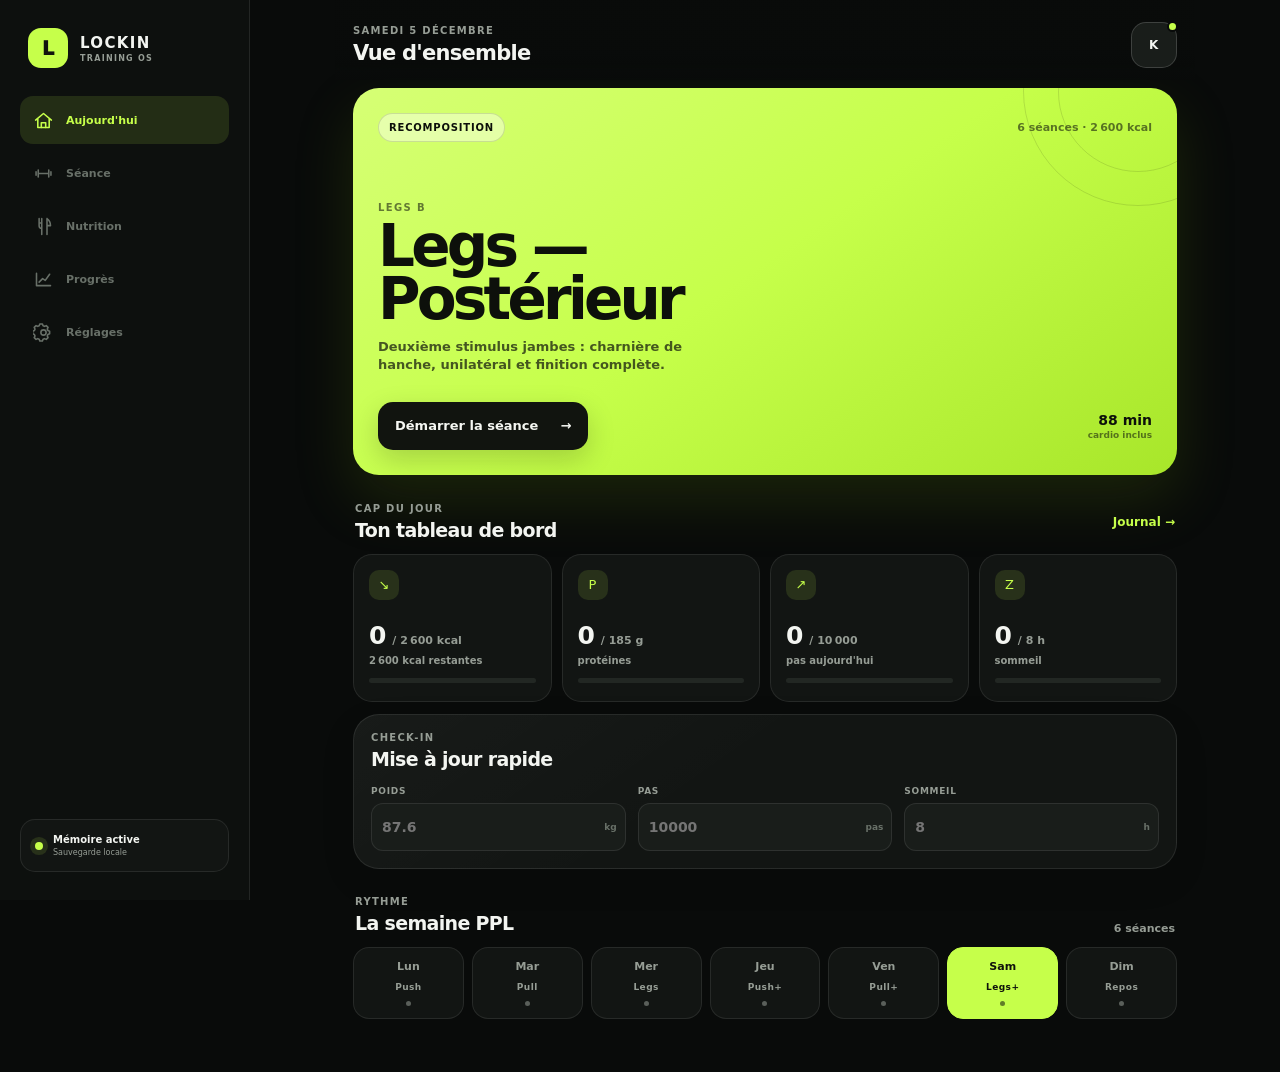
<file: index.html>
<!doctype html>
<html lang="fr">
<head>
  <meta charset="utf-8">
  <meta name="viewport" content="width=device-width, initial-scale=1, viewport-fit=cover">
  <meta name="theme-color" content="#0b0d0c">
  <meta name="color-scheme" content="dark">
  <meta name="apple-mobile-web-app-capable" content="yes">
  <meta name="apple-mobile-web-app-status-bar-style" content="black-translucent">
  <meta name="description" content="Suivi personnel d'entraînement PPL, nutrition et progression.">
  <title>LockIn — Training OS</title>
  <link rel="icon" href="icon.svg" type="image/svg+xml">
  <link rel="apple-touch-icon" href="icon.svg">
  <link rel="manifest" href="manifest.webmanifest">
  <link rel="stylesheet" href="styles.css">
</head>
<body>
  <div class="app-shell">
    <aside class="desktop-rail" aria-label="Navigation principale">
      <a class="brand" href="#today" data-nav="today" aria-label="LockIn, accueil">
        <span class="brand-mark" aria-hidden="true">L</span>
        <span><strong>LOCKIN</strong><small>TRAINING OS</small></span>
      </a>
      <nav class="rail-nav"></nav>
      <div class="rail-foot">
        <span class="memory-dot" aria-hidden="true"></span>
        <span><strong>Mémoire active</strong><small>Sauvegarde locale</small></span>
      </div>
    </aside>

    <div class="app-frame">
      <header class="topbar">
        <div>
          <p class="eyebrow" id="today-label">Aujourd'hui</p>
          <h1 id="page-title">Vue d'ensemble</h1>
        </div>
        <button class="profile-button" type="button" data-go="settings" aria-label="Ouvrir les réglages">
          <span class="mode-dot" id="header-mode-dot" aria-hidden="true"></span>
          <span id="header-initials">KY</span>
        </button>
      </header>

      <main class="page-stack" id="main-content">
        <section class="page active" id="page-today" data-page="today" aria-labelledby="today-heading">
          <div class="hero-card reveal">
            <div class="hero-topline">
              <span class="status-pill" id="hero-mode">Recomposition</span>
              <span class="hero-week" id="hero-week">Semaine en cours</span>
            </div>
            <p class="hero-kicker" id="hero-kicker">PROGRAMME DU JOUR</p>
            <h2 id="today-heading">Push — Force</h2>
            <p class="hero-copy" id="hero-copy"></p>
            <div class="hero-actions">
              <button class="primary-button light" type="button" id="start-workout-button">
                <span>Démarrer la séance</span><span aria-hidden="true">→</span>
              </button>
              <div class="hero-duration"><strong id="hero-duration">75 min</strong><span>cardio inclus</span></div>
            </div>
            <div class="hero-orbit orbit-one"></div>
            <div class="hero-orbit orbit-two"></div>
          </div>

          <div class="section-heading reveal">
            <div><p class="eyebrow">CAP DU JOUR</p><h2>Ton tableau de bord</h2></div>
            <button class="text-button" type="button" data-go="nutrition">Journal →</button>
          </div>
          <div class="metric-grid reveal" id="today-metrics"></div>

          <section class="panel reveal" aria-labelledby="quick-log-heading">
            <div class="panel-heading compact">
              <div><p class="eyebrow">CHECK-IN</p><h2 id="quick-log-heading">Mise à jour rapide</h2></div>
              <span class="saved-label" id="quick-saved">Sauvegardé</span>
            </div>
            <div class="quick-grid">
              <label class="quick-field"><span>Poids</span><div><input id="quick-weight" type="number" inputmode="decimal" step="0.1" min="30" max="250" placeholder="87.6"><em>kg</em></div></label>
              <label class="quick-field"><span>Pas</span><div><input id="quick-steps" type="number" inputmode="numeric" step="100" min="0" placeholder="10000"><em>pas</em></div></label>
              <label class="quick-field"><span>Sommeil</span><div><input id="quick-sleep" type="number" inputmode="decimal" step="0.1" min="0" max="24" placeholder="8"><em>h</em></div></label>
            </div>
          </section>

          <div class="section-heading reveal">
            <div><p class="eyebrow">RYTHME</p><h2>La semaine PPL</h2></div>
            <span class="section-note" id="plan-label">6 séances</span>
          </div>
          <div class="week-strip reveal" id="week-strip" aria-label="Programme de la semaine"></div>
        </section>

        <section class="page" id="page-training" data-page="training" aria-labelledby="training-title">
          <div class="date-switcher reveal" aria-label="Changer le jour d'entraînement">
            <button type="button" id="training-prev" aria-label="Jour précédent">←</button>
            <button class="date-center" type="button" id="training-today"><strong id="training-date">Aujourd'hui</strong><span>Revenir à aujourd'hui</span></button>
            <button type="button" id="training-next" aria-label="Jour suivant">→</button>
          </div>
          <div id="workout-view"></div>
        </section>

        <section class="page" id="page-nutrition" data-page="nutrition" aria-labelledby="nutrition-title">
          <div class="date-switcher reveal" aria-label="Changer le journal nutritionnel">
            <button type="button" id="nutrition-prev" aria-label="Jour précédent">←</button>
            <button class="date-center" type="button" id="nutrition-today"><strong id="nutrition-date">Aujourd'hui</strong><span>Journal daté</span></button>
            <button type="button" id="nutrition-next" aria-label="Jour suivant">→</button>
          </div>

          <section class="nutrition-hero reveal" aria-labelledby="nutrition-title">
            <div>
              <p class="eyebrow">BUDGET ÉNERGÉTIQUE</p>
              <h2 id="nutrition-title"><span id="nutrition-remaining">2 600</span> <small>kcal restantes</small></h2>
              <p id="nutrition-balance-copy">0 consommée sur 2 600 kcal</p>
            </div>
            <div class="calorie-ring" id="calorie-ring"><span id="calorie-ring-value">0%</span></div>
          </section>

          <div class="macro-grid reveal" id="macro-grid"></div>

          <div class="action-row reveal">
            <button class="primary-button" type="button" id="open-food-dialog"><span>Ajouter un aliment</span><span aria-hidden="true">＋</span></button>
          </div>

          <section class="panel reveal">
            <div class="panel-heading compact">
              <div><p class="eyebrow">RACCOURCIS</p><h2>Mes références</h2></div>
              <span class="section-note">1 tap</span>
            </div>
            <div class="preset-grid" id="food-presets"></div>
          </section>

          <section class="panel reveal">
            <div class="panel-heading compact">
              <div><p class="eyebrow">JOURNAL</p><h2>Repas enregistrés</h2></div>
              <strong id="food-count">0</strong>
            </div>
            <div id="food-log"></div>
          </section>

          <section class="panel reveal">
            <div class="panel-heading compact">
              <div><p class="eyebrow">REPÈRES</p><h2>Fibres & minéraux</h2></div>
            </div>
            <div class="nutrient-list" id="nutrient-list"></div>
          </section>
        </section>

        <section class="page" id="page-progress" data-page="progress" aria-labelledby="progress-title">
          <div class="section-heading first reveal">
            <div><p class="eyebrow">ANALYSE</p><h2 id="progress-title">Ta progression</h2></div>
            <span class="status-pill neutral">Données locales</span>
          </div>

          <section class="panel reveal">
            <div class="panel-heading compact">
              <div><p class="eyebrow">7 DERNIERS JOURS</p><h2>Poids & calories</h2></div>
              <span class="trend-label" id="weight-trend">—</span>
            </div>
            <div class="chart" id="weekly-chart" aria-label="Graphique des sept derniers jours"></div>
            <div class="chart-legend"><span><i class="legend-weight"></i>Poids</span><span><i class="legend-calories"></i>Calories</span></div>
          </section>

          <div class="section-heading reveal">
            <div><p class="eyebrow">SCAN VISBODY</p><h2>Point de départ</h2></div>
            <span class="section-note">Import Looksmaxx</span>
          </div>
          <div class="body-stats-grid reveal" id="body-stats"></div>

          <section class="panel reveal">
            <div class="panel-heading compact">
              <div><p class="eyebrow">SURCHARGE PROGRESSIVE</p><h2>Records personnels</h2></div>
              <span class="section-note">e1RM</span>
            </div>
            <div id="records-list"></div>
          </section>

          <section class="panel reveal">
            <div class="panel-heading compact">
              <div><p class="eyebrow">HISTORIQUE</p><h2>Dernières séances</h2></div>
            </div>
            <div id="session-history"></div>
          </section>
        </section>

        <section class="page" id="page-settings" data-page="settings" aria-labelledby="settings-title">
          <div class="section-heading first reveal">
            <div><p class="eyebrow">PERSONNALISATION</p><h2 id="settings-title">Réglages</h2></div>
            <span class="memory-badge"><i></i>Mémoire active</span>
          </div>

          <section class="panel reveal">
            <div class="panel-heading compact"><div><p class="eyebrow">PHASE ACTUELLE</p><h2>Ton objectif</h2></div></div>
            <div class="mode-selector" id="mode-selector"></div>
            <p class="helper-copy" id="mode-explanation"></p>
          </section>

          <section class="panel reveal">
            <div class="panel-heading compact"><div><p class="eyebrow">PROFIL</p><h2>Valeurs de référence</h2></div><span class="section-note">Auto-save</span></div>
            <div class="settings-grid">
              <label class="settings-field"><span>Prénom</span><input id="setting-name" data-setting="name" autocomplete="given-name"></label>
              <label class="settings-field"><span>Âge</span><div><input id="setting-age" data-profile="age" type="number" inputmode="numeric" min="14" max="100"><em>ans</em></div></label>
              <label class="settings-field"><span>Taille</span><div><input id="setting-height" data-profile="height" type="number" inputmode="numeric" min="120" max="230"><em>cm</em></div></label>
              <label class="settings-field"><span>Poids de réf.</span><div><input id="setting-weight" data-profile="weight" type="number" inputmode="decimal" step="0.1" min="30" max="250"><em>kg</em></div></label>
              <label class="settings-field"><span>Métabolisme basal</span><div><input id="setting-bmr" data-profile="bmr" type="number" inputmode="numeric" min="800" max="4000"><em>kcal</em></div></label>
              <label class="settings-field"><span>Maintien estimé</span><div><input id="setting-tdee" data-profile="tdee" type="number" inputmode="numeric" min="1200" max="6000"><em>kcal</em></div></label>
            </div>
          </section>

          <section class="panel reveal">
            <div class="panel-heading compact"><div><p class="eyebrow">OBJECTIFS JOURNALIERS</p><h2>Nutrition & activité</h2></div></div>
            <div class="settings-grid">
              <label class="settings-field"><span>Calories</span><div><input id="setting-calories" data-target="calories" type="number" inputmode="numeric" step="50" min="1200" max="6000"><em>kcal</em></div></label>
              <label class="settings-field"><span>Protéines</span><div><input id="setting-protein" data-target="protein" type="number" inputmode="numeric" min="50" max="400"><em>g</em></div></label>
              <label class="settings-field"><span>Pas</span><div><input id="setting-steps" data-target="steps" type="number" inputmode="numeric" step="500" min="1000"><em>pas</em></div></label>
              <label class="settings-field"><span>Séances / semaine</span><select id="setting-frequency" data-setting="trainingDays"><option value="3">3 — PPL</option><option value="4">4 — PPL + upper</option><option value="5">5 — PPL + Push/Pull</option><option value="6">6 — PPL ×2</option></select></label>
            </div>
            <button class="secondary-button full" type="button" id="restore-auto-targets">Recalculer selon le mode</button>
          </section>

          <section class="panel reveal">
            <div class="panel-heading compact"><div><p class="eyebrow">DONNÉES</p><h2>Sauvegarde & transfert</h2></div></div>
            <p class="helper-copy">Toutes tes séances, charges, repas et mesures restent sur cet appareil. Exporte une sauvegarde pour les transférer.</p>
            <div class="data-actions">
              <button class="secondary-button" type="button" id="export-data">Exporter</button>
              <label class="secondary-button import-button">Importer<input id="import-data" type="file" accept="application/json"></label>
            </div>
            <button class="danger-button full" type="button" id="reset-data">Effacer toutes les données</button>
          </section>

          <section class="panel reveal sources-panel">
            <div class="panel-heading compact"><div><p class="eyebrow">MÉTHODE</p><h2>Principes du programme</h2></div></div>
            <ul>
              <li>PPL force/volume, inspiré des formats de Tibo InShape et Tyron Ekutsu.</li>
              <li>1–3 répétitions en réserve et double progression avant d'ajouter de la charge.</li>
              <li>Cardio modéré après la musculation pour protéger les performances.</li>
              <li>Les objectifs restent des repères et ne remplacent pas un avis médical.</li>
            </ul>
          </section>
        </section>
      </main>

      <nav class="bottom-nav" aria-label="Navigation principale"></nav>
    </div>
  </div>

  <dialog class="sheet-dialog" id="food-dialog">
    <form method="dialog" class="dialog-shell" id="food-form">
      <div class="dialog-handle" aria-hidden="true"></div>
      <div class="dialog-heading"><div><p class="eyebrow">NOUVELLE ENTRÉE</p><h2>Ajouter un aliment</h2></div><button type="button" class="icon-button" data-close-dialog aria-label="Fermer">×</button></div>
      <div class="settings-grid dialog-grid">
        <label class="settings-field wide"><span>Nom</span><input id="food-name" required placeholder="Ex. Poulet + riz"></label>
        <label class="settings-field"><span>Repas</span><select id="food-meal"><option>Petit-déjeuner</option><option>Déjeuner</option><option>Dîner</option><option>Collation</option><option>Boisson</option></select></label>
        <label class="settings-field"><span>Portion</span><input id="food-portion" placeholder="Ex. 350 g"></label>
        <label class="settings-field"><span>Calories</span><div><input id="food-calories" required type="number" inputmode="numeric" min="0"><em>kcal</em></div></label>
        <label class="settings-field"><span>Protéines</span><div><input id="food-protein" type="number" inputmode="decimal" min="0" step="0.1"><em>g</em></div></label>
        <label class="settings-field"><span>Glucides</span><div><input id="food-carbs" type="number" inputmode="decimal" min="0" step="0.1"><em>g</em></div></label>
        <label class="settings-field"><span>Lipides</span><div><input id="food-fat" type="number" inputmode="decimal" min="0" step="0.1"><em>g</em></div></label>
      </div>
      <details class="advanced-fields">
        <summary>Fibres et minéraux</summary>
        <div class="settings-grid">
          <label class="settings-field"><span>Fibres</span><div><input id="food-fiber" type="number" inputmode="decimal" min="0" step="0.1"><em>g</em></div></label>
          <label class="settings-field"><span>Sucres ajoutés</span><div><input id="food-sugar" type="number" inputmode="decimal" min="0" step="0.1"><em>g</em></div></label>
          <label class="settings-field"><span>Sodium</span><div><input id="food-sodium" type="number" inputmode="numeric" min="0"><em>mg</em></div></label>
          <label class="settings-field"><span>Potassium</span><div><input id="food-potassium" type="number" inputmode="numeric" min="0"><em>mg</em></div></label>
        </div>
      </details>
      <button class="primary-button full" value="default" type="submit">Ajouter au journal</button>
    </form>
  </dialog>

  <div class="toast" id="toast" role="status" aria-live="polite"></div>
  <script src="app.js" defer></script>
</body>
</html>
</file>
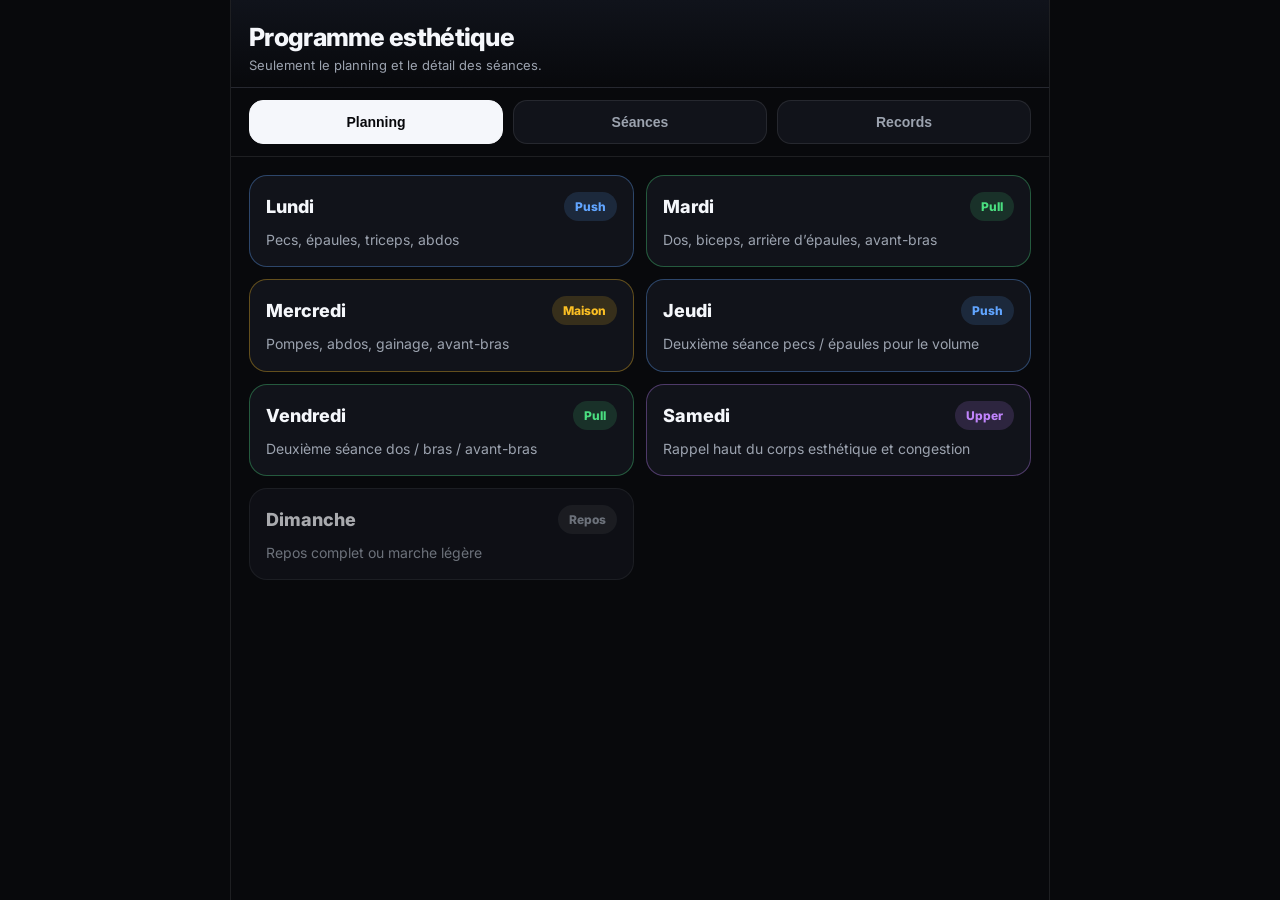
<file: index (11).html>
<!DOCTYPE html>
<html lang="fr">
<head>
<meta charset="UTF-8">
<meta name="viewport" content="width=device-width, initial-scale=1, viewport-fit=cover">
<title>Programme Esthétique</title>
<link rel="preconnect" href="https://fonts.googleapis.com">
<link href="https://fonts.googleapis.com/css2?family=Inter:wght@400;500;600;700;800&display=swap" rel="stylesheet">
<style>
:root{
  --bg:#08090c;
  --card:#11131a;
  --card2:#171a23;
  --line:rgba(255,255,255,.09);
  --line2:rgba(255,255,255,.15);
  --text:#f5f7fb;
  --muted:#9ca3af;
  --muted2:#6b7280;
  --blue:#61a5ff;
  --green:#4ade80;
  --orange:#fbbf24;
  --purple:#c084fc;
  --red:#fb7185;
  --radius:18px;
}
*{box-sizing:border-box;margin:0;padding:0}
html,body{height:100%;background:var(--bg);color:var(--text);font-family:Inter,system-ui,sans-serif}
body{overflow:hidden}
.app{height:100dvh;display:flex;flex-direction:column}
header{padding:22px 18px 14px;border-bottom:1px solid var(--line);background:linear-gradient(180deg,#10131b 0%,#08090c 100%)}
h1{font-size:25px;letter-spacing:-.7px;font-weight:800}
.subtitle{margin-top:5px;color:var(--muted);font-size:13px}
.tabs{display:grid;grid-template-columns:1fr 1fr 1fr;gap:10px;padding:12px 18px;border-bottom:1px solid var(--line)}
.tab{
  border:1px solid var(--line);
  background:var(--card);
  color:var(--muted);
  border-radius:14px;
  padding:13px 12px;
  font-weight:700;
  font-size:14px;
  cursor:pointer;
}
.tab.active{background:#f5f7fb;color:#07080b;border-color:#f5f7fb}
.page{display:none;overflow:auto;padding:18px;padding-bottom:34px}
.page.active{display:block}
.grid{display:grid;gap:12px}
.day{
  background:var(--card);
  border:1px solid var(--line);
  border-radius:var(--radius);
  padding:16px;
}
.day.topush{border-color:rgba(97,165,255,.35)}
.day.topull{border-color:rgba(74,222,128,.35)}
.day.tomaison{border-color:rgba(251,191,36,.35)}
.day.toupper{border-color:rgba(192,132,252,.35)}
.day.torepos{opacity:.68}
.day-head{display:flex;align-items:center;justify-content:space-between;gap:12px}
.day-name{font-weight:800;font-size:18px}
.badge{
  font-size:12px;
  font-weight:800;
  padding:7px 11px;
  border-radius:999px;
  white-space:nowrap;
}
.b-push{background:rgba(97,165,255,.15);color:var(--blue)}
.b-pull{background:rgba(74,222,128,.15);color:var(--green)}
.b-maison{background:rgba(251,191,36,.16);color:var(--orange)}
.b-upper{background:rgba(192,132,252,.16);color:var(--purple)}
.b-repos{background:rgba(255,255,255,.08);color:var(--muted)}
.day-desc{margin-top:9px;color:var(--muted);font-size:14px;line-height:1.45}
.session-switch{display:grid;grid-template-columns:repeat(4,1fr);gap:8px;margin-bottom:14px}
.sbtn{
  border:1px solid var(--line);
  background:var(--card);
  color:var(--muted);
  border-radius:13px;
  padding:12px 6px;
  font-size:12px;
  font-weight:800;
  cursor:pointer;
}
.sbtn.active{background:var(--card2);color:var(--text);border-color:var(--line2)}
.session-card{
  background:var(--card);
  border:1px solid var(--line);
  border-radius:22px;
  overflow:hidden;
}
.session-title{
  padding:18px;
  border-bottom:1px solid var(--line);
  background:var(--card2);
}
.session-title h2{font-size:22px;letter-spacing:-.6px}
.session-title p{margin-top:6px;color:var(--muted);font-size:14px;line-height:1.45}
.block{padding:16px 18px;border-bottom:1px solid var(--line)}
.block:last-child{border-bottom:none}
.block-name{
  display:flex;
  align-items:center;
  justify-content:space-between;
  gap:12px;
  margin-bottom:11px;
}
.block-name strong{font-size:15px}
.block-name span{font-size:12px;color:var(--muted2);font-weight:700}
.exercise{
  display:grid;
  grid-template-columns:1fr auto;
  gap:12px;
  align-items:start;
  padding:11px 0;
  border-top:1px solid rgba(255,255,255,.065);
}
.exercise:first-of-type{border-top:none}
.ex-name{font-size:15px;font-weight:650;line-height:1.35}
.ex-target{font-size:12px;color:var(--muted);margin-top:4px;line-height:1.35}
.ex-dose{
  font-size:13px;
  font-weight:800;
  color:var(--text);
  background:rgba(255,255,255,.07);
  border:1px solid var(--line);
  border-radius:12px;
  padding:8px 9px;
  white-space:nowrap;
  text-align:right;
}
.note{
  margin-top:14px;
  background:rgba(255,255,255,.06);
  border:1px solid var(--line);
  border-radius:15px;
  padding:13px;
  color:var(--muted);
  font-size:13px;
  line-height:1.45;
}

.record-card{
  background:var(--card);
  border:1px solid var(--line);
  border-radius:18px;
  padding:15px;
}
.record-top{
  display:flex;
  align-items:flex-start;
  justify-content:space-between;
  gap:12px;
  margin-bottom:12px;
}
.record-title{
  font-size:16px;
  font-weight:800;
  line-height:1.25;
}
.record-sub{
  margin-top:4px;
  font-size:12px;
  color:var(--muted);
}
.record-input-wrap{
  display:flex;
  align-items:center;
  gap:7px;
  background:rgba(255,255,255,.06);
  border:1px solid var(--line);
  border-radius:13px;
  padding:8px 10px;
  min-width:118px;
}
.record-input{
  width:64px;
  border:0;
  outline:0;
  background:transparent;
  color:var(--text);
  font-size:18px;
  font-weight:800;
  text-align:right;
}
.record-unit{
  color:var(--muted);
  font-size:13px;
  font-weight:800;
}
.record-meta{
  display:flex;
  justify-content:space-between;
  gap:10px;
  font-size:12px;
  color:var(--muted2);
  border-top:1px solid rgba(255,255,255,.065);
  padding-top:10px;
}
.records-help{
  background:rgba(255,255,255,.06);
  border:1px solid var(--line);
  border-radius:16px;
  padding:13px;
  color:var(--muted);
  font-size:13px;
  line-height:1.45;
  margin-bottom:14px;
}
.records-actions{
  display:flex;
  gap:10px;
  margin-bottom:14px;
}
.small-action{
  flex:1;
  border:1px solid var(--line);
  background:var(--card);
  color:var(--muted);
  border-radius:13px;
  padding:12px;
  font-weight:800;
  cursor:pointer;
}
.small-action:active{transform:scale(.98)}

@media(min-width:760px){
  body{display:flex;justify-content:center}
  .app{max-width:820px;width:100%;border-left:1px solid var(--line);border-right:1px solid var(--line)}
  .grid{grid-template-columns:1fr 1fr}
}
</style>
</head>
<body>
<div class="app">
<header>
  <h1>Programme esthétique</h1>
  <div class="subtitle">Seulement le planning et le détail des séances.</div>
</header>

<nav class="tabs">
  <button class="tab active" onclick="showPage('planning', this)">Planning</button>
  <button class="tab" onclick="showPage('seances', this)">Séances</button>
  <button class="tab" onclick="showPage('records', this)">Records</button>
</nav>

<main id="planning" class="page active">
  <div class="grid" id="planning-grid"></div>
</main>

<main id="seances" class="page">
  <div class="session-switch" id="session-switch"></div>
  <div id="session-detail"></div>
</main>

<main id="records" class="page">
  <div class="records-help">
    Note ici ton meilleur poids sur chaque exercice. Les valeurs sont sauvegardées automatiquement sur cet appareil.
  </div>
  <div class="records-actions">
    <button class="small-action" onclick="clearRecords()">Réinitialiser</button>
    <button class="small-action" onclick="renderRecords()">Actualiser</button>
  </div>
  <div class="grid" id="records-grid"></div>
</main>
</div>

<script>
const planning = [
  {day:"Lundi", type:"Push", desc:"Pecs, épaules, triceps, abdos"},
  {day:"Mardi", type:"Pull", desc:"Dos, biceps, arrière d’épaules, avant-bras"},
  {day:"Mercredi", type:"Maison", desc:"Pompes, abdos, gainage, avant-bras"},
  {day:"Jeudi", type:"Push", desc:"Deuxième séance pecs / épaules pour le volume"},
  {day:"Vendredi", type:"Pull", desc:"Deuxième séance dos / bras / avant-bras"},
  {day:"Samedi", type:"Upper", desc:"Rappel haut du corps esthétique et congestion"},
  {day:"Dimanche", type:"Repos", desc:"Repos complet ou marche légère"}
];

const sessions = {
  Push:{
    label:"Push",
    subtitle:"Focus pecs visibles, épaules larges, triceps. Priorité au haut des pecs et à la largeur d’épaules.",
    blocks:[
      {name:"Pecs", goal:"volume + haut des pecs", ex:[
        ["Développé couché barre","pectoraux, force", "5 × 5-8"],
        ["Développé incliné haltères","haut des pecs", "4 × 8-10"],
        ["Développé convergent machine","congestion pecs", "4 × 10-12"],
        ["Écartés poulie basse","haut/interne des pecs", "4 × 12-15"],
        ["Dips penché avant","bas des pecs + triceps", "3 × max"]
      ]},
      {name:"Épaules", goal:"largeur visuelle", ex:[
        ["Développé militaire haltères","deltoïde avant", "4 × 8-10"],
        ["Élévations latérales strictes","deltoïde latéral", "5 × 15-20"],
        ["Élévations latérales partielles","finition épaules", "2 × 25"]
      ]},
      {name:"Triceps + abdos", goal:"bras secs + ventre visible", ex:[
        ["Extension triceps corde","triceps", "4 × 10-12"],
        ["Barre front EZ","longue portion triceps", "3 × 8-10"],
        ["Crunch câble lourd","abdos épais", "4 × 15-20"],
        ["Relevés de jambes suspendu","bas des abdos", "4 × 12-15"]
      ]}
    ],
    note:"Repos : 2 min sur les développés lourds, 60 à 90 sec sur les isolations."
  },
  Pull:{
    label:"Pull",
    subtitle:"Focus dos en V, bras dessinés et avant-bras plus épais.",
    blocks:[
      {name:"Dos largeur", goal:"V shape", ex:[
        ["Tractions pronation","grands dorsaux", "5 × 6-10"],
        ["Tirage vertical prise serrée","dorsaux bas", "4 × 10-12"],
        ["Pull-over poulie","isolation dorsaux", "3 × 12-15"]
      ]},
      {name:"Dos épaisseur", goal:"dos dense", ex:[
        ["Rowing barre","milieu du dos", "4 × 8-10"],
        ["Rowing unilatéral haltère","dorsaux + trapèzes", "4 × 10"],
        ["Face pulls","arrière d’épaules", "5 × 15-20"],
        ["Shrugs haltères lourds","trapèzes", "4 × 12-15"]
      ]},
      {name:"Biceps + avant-bras", goal:"bras et grip", ex:[
        ["Curl barre EZ","biceps lourd", "4 × 8-10"],
        ["Curl incliné","biceps étiré", "4 × 10-12"],
        ["Curl marteau croisé","brachial + avant-bras", "4 × 12"],
        ["Reverse curl barre","avant-bras", "4 × 12-15"],
        ["Wrist curls","fléchisseurs avant-bras", "4 × 20"],
        ["Farmer walk","grip + avant-bras", "4 × 40 sec"]
      ]}
    ],
    note:"Garde le dos droit sur les rowings. Tire avec les coudes, pas avec les mains."
  },
  Maison:{
    label:"Maison",
    subtitle:"Séance simple à faire sans salle : pompes, abdos, gainage, cardio court.",
    blocks:[
      {name:"Pompes", goal:"pecs + triceps", ex:[
        ["Pompes pieds surélevés","haut des pecs", "4 × 12-20"],
        ["Pompes classiques lentes","pecs", "4 × max"],
        ["Pompes diamant","triceps", "4 × 10-15"]
      ]},
      {name:"Abdos", goal:"visibilité + gainage", ex:[
        ["Crunchs","haut des abdos", "4 × 25"],
        ["Relevés de jambes","bas des abdos", "4 × 20"],
        ["Planche","gainage", "4 × 60 sec"],
        ["Russian twists","obliques", "4 × 30"]
      ]},
      {name:"Avant-bras + cardio", goal:"grip + sèche", ex:[
        ["Dead hang","grip", "4 × max"],
        ["Grip trainer","avant-bras", "4 × 25"],
        ["Reverse wrist curls","extenseurs avant-bras", "4 × 20"],
        ["Mountain climbers","cardio abdos", "4 × 45 sec"]
      ]}
    ],
    note:"À faire proprement, sans courir. Le but est de compléter les séances salle."
  },
  Upper:{
    label:"Upper",
    subtitle:"Rappel haut du corps : congestion, symétrie, bras, épaules, abdos.",
    blocks:[
      {name:"Haut du corps", goal:"rappel esthétique", ex:[
        ["Développé incliné barre","haut des pecs", "4 × 6-8"],
        ["Tractions supination","dos + biceps", "4 × 8-10"],
        ["Développé haltères neutre","pecs + épaules", "4 × 10"],
        ["Rowing chest-supported","dos propre", "4 × 10-12"]
      ]},
      {name:"Finition visuelle", goal:"épaules + bras", ex:[
        ["Élévations latérales","largeur épaules", "5 × 15-20"],
        ["Curl pupitre","biceps", "3 × 10-12"],
        ["Extension triceps unilatérale","triceps", "3 × 12"],
        ["Curl marteau","avant-bras", "3 × 12-15"]
      ]},
      {name:"Abdos", goal:"ventre plus sec", ex:[
        ["Crunch câble","abdos lourds", "3 × 20"],
        ["Gainage latéral","obliques", "3 × 45 sec / côté"],
        ["Vacuum","taille visuelle", "3 × 45 sec"]
      ]}
    ],
    note:"Séance moins lourde que Push/Pull. Cherche surtout la congestion et la qualité d’exécution."
  }
};

function badgeClass(type){
  return "b-" + type.toLowerCase();
}
function dayClass(type){
  return "to" + type.toLowerCase();
}
function showPage(id, btn){
  document.querySelectorAll(".page").forEach(p=>p.classList.remove("active"));
  document.querySelectorAll(".tab").forEach(t=>t.classList.remove("active"));
  document.getElementById(id).classList.add("active");
  btn.classList.add("active");
}
function renderPlanning(){
  const grid = document.getElementById("planning-grid");
  grid.innerHTML = planning.map(d => `
    <div class="day ${dayClass(d.type)}">
      <div class="day-head">
        <div class="day-name">${d.day}</div>
        <div class="badge ${badgeClass(d.type)}">${d.type}</div>
      </div>
      <div class="day-desc">${d.desc}</div>
    </div>
  `).join("");
}
function renderSwitch(){
  const sw = document.getElementById("session-switch");
  sw.innerHTML = Object.keys(sessions).map((key,i)=>`
    <button class="sbtn ${i===0?'active':''}" onclick="renderSession('${key}', this)">${sessions[key].label}</button>
  `).join("");
}
function renderSession(key, btn){
  document.querySelectorAll(".sbtn").forEach(b=>b.classList.remove("active"));
  if(btn) btn.classList.add("active");
  const s = sessions[key];
  document.getElementById("session-detail").innerHTML = `
    <section class="session-card">
      <div class="session-title">
        <h2>${s.label}</h2>
        <p>${s.subtitle}</p>
      </div>
      ${s.blocks.map(block => `
        <div class="block">
          <div class="block-name">
            <strong>${block.name}</strong>
            <span>${block.goal}</span>
          </div>
          ${block.ex.map(e => `
            <div class="exercise">
              <div>
                <div class="ex-name">${e[0]}</div>
                <div class="ex-target">${e[1]}</div>
              </div>
              <div class="ex-dose">${e[2]}</div>
            </div>
          `).join("")}
        </div>
      `).join("")}
      <div class="block">
        <div class="note">${s.note}</div>
      </div>
    </section>
  `;
}

let records = {};

function loadRecords(){
  try{
    records = JSON.parse(localStorage.getItem("esthetic_program_records_v1")) || {};
  }catch(e){
    records = {};
  }
}
function saveRecords(){
  localStorage.setItem("esthetic_program_records_v1", JSON.stringify(records));
}
function recordKey(sessionKey, exName){
  return sessionKey + "::" + exName;
}
function updateRecord(key, value){
  records[key] = value;
  saveRecords();
}
function getAllExercises(){
  const seen = new Set();
  const list = [];
  Object.keys(sessions).forEach(sessionKey=>{
    sessions[sessionKey].blocks.forEach(block=>{
      block.ex.forEach(e=>{
        const key = recordKey(sessionKey, e[0]);
        if(!seen.has(key)){
          seen.add(key);
          list.push({
            key,
            session: sessions[sessionKey].label,
            block: block.name,
            name: e[0],
            target: e[1],
            dose: e[2]
          });
        }
      });
    });
  });
  return list;
}
function escAttr(str){
  return String(str).replace(/&/g,"&amp;").replace(/"/g,"&quot;").replace(/'/g,"&#39;").replace(/</g,"&lt;").replace(/>/g,"&gt;");
}
function renderRecords(){
  const grid = document.getElementById("records-grid");
  const exercises = getAllExercises();
  grid.innerHTML = exercises.map(ex => `
    <div class="record-card">
      <div class="record-top">
        <div>
          <div class="record-title">${ex.name}</div>
          <div class="record-sub">${ex.target}</div>
        </div>
        <label class="record-input-wrap">
          <input class="record-input" type="number" inputmode="decimal" min="0" step="0.5"
            value="${records[ex.key] || ""}"
            oninput="updateRecord('${escAttr(ex.key)}', this.value)"
            placeholder="0">
          <span class="record-unit">kg</span>
        </label>
      </div>
      <div class="record-meta">
        <span>${ex.session} · ${ex.block}</span>
        <span>${ex.dose}</span>
      </div>
    </div>
  `).join("");
}
function clearRecords(){
  if(confirm("Réinitialiser tous les records ?")){
    records = {};
    saveRecords();
    renderRecords();
  }
}

loadRecords();
renderPlanning();
renderSwitch();
renderSession("Push");
renderRecords();
</script>
</body>
</html>
</file>
<file: styles.css>
:root {
  --bg: #090b0a;
  --surface: #121513;
  --surface-2: #191d1a;
  --surface-3: #222723;
  --ink: #f3f5f1;
  --muted: #969d95;
  --muted-2: #687068;
  --line: rgba(255, 255, 255, 0.09);
  --line-strong: rgba(255, 255, 255, 0.16);
  --accent: #c6ff4a;
  --accent-2: #9fe11f;
  --accent-soft: rgba(198, 255, 74, 0.12);
  --orange: #ff9e57;
  --blue: #71a7ff;
  --purple: #ad8cff;
  --red: #ff6f75;
  --shadow: 0 18px 50px rgba(0, 0, 0, 0.28);
  --radius-lg: 26px;
  --radius-md: 19px;
  --radius-sm: 14px;
  --nav-height: 76px;
}

* { box-sizing: border-box; }
html { min-height: 100%; background: var(--bg); scroll-behavior: smooth; }
body {
  min-width: 320px;
  min-height: 100%;
  margin: 0;
  color: var(--ink);
  background:
    radial-gradient(circle at 8% -8%, rgba(198, 255, 74, 0.08), transparent 28rem),
    var(--bg);
  font-family: Inter, ui-sans-serif, system-ui, -apple-system, BlinkMacSystemFont, "Segoe UI", sans-serif;
  -webkit-font-smoothing: antialiased;
}

button, input, select { font: inherit; }
button, select { cursor: pointer; }
button { color: inherit; }
input, select { min-width: 0; }
a { color: inherit; text-decoration: none; }

.app-shell { min-height: 100dvh; }
.app-frame { min-height: 100dvh; position: relative; }
.desktop-rail { display: none; }

.topbar {
  position: sticky;
  z-index: 20;
  top: 0;
  display: flex;
  align-items: center;
  justify-content: space-between;
  gap: 16px;
  min-height: 78px;
  padding: calc(14px + env(safe-area-inset-top)) 18px 12px;
  background: linear-gradient(180deg, rgba(9, 11, 10, 0.98) 68%, rgba(9, 11, 10, 0.82) 100%);
  backdrop-filter: blur(18px);
}

.eyebrow {
  margin: 0 0 5px;
  color: var(--muted);
  font-size: 10px;
  font-weight: 800;
  letter-spacing: 0.13em;
  line-height: 1.2;
  text-transform: uppercase;
}

.topbar h1 { margin: 0; font-size: 21px; letter-spacing: -0.035em; line-height: 1.1; }
.profile-button {
  position: relative;
  display: grid;
  width: 46px;
  height: 46px;
  flex: 0 0 auto;
  place-items: center;
  border: 1px solid var(--line-strong);
  border-radius: 15px;
  background: var(--surface-2);
  font-size: 12px;
  font-weight: 900;
  letter-spacing: 0.04em;
}
.mode-dot {
  position: absolute;
  top: -2px;
  right: -2px;
  width: 11px;
  height: 11px;
  border: 2px solid var(--bg);
  border-radius: 50%;
  background: var(--accent);
}

.page-stack { width: 100%; max-width: 680px; margin: 0 auto; }
.page { display: none; padding: 2px 16px calc(var(--nav-height) + 36px + env(safe-area-inset-bottom)); }
.page.active { display: block; }

.reveal { animation: reveal 0.42s cubic-bezier(.22,.68,.24,1) both; }
.reveal:nth-child(2) { animation-delay: 0.04s; }
.reveal:nth-child(3) { animation-delay: 0.08s; }
.reveal:nth-child(4) { animation-delay: 0.12s; }
@keyframes reveal { from { opacity: 0; transform: translateY(7px); } to { opacity: 1; transform: none; } }

.hero-card {
  position: relative;
  min-height: 300px;
  padding: 19px;
  overflow: hidden;
  color: #0d100b;
  border-radius: var(--radius-lg);
  background: linear-gradient(145deg, #d6ff75 0%, var(--accent) 48%, #a8e62a 100%);
  box-shadow: 0 24px 60px rgba(109, 156, 12, 0.18);
}
.hero-card > *:not(.hero-orbit) { position: relative; z-index: 2; }
.hero-topline, .hero-actions { display: flex; align-items: center; justify-content: space-between; gap: 14px; }
.status-pill {
  display: inline-flex;
  align-items: center;
  min-height: 29px;
  padding: 6px 10px;
  color: #0c0f0a;
  border: 1px solid rgba(0, 0, 0, 0.13);
  border-radius: 999px;
  background: rgba(255, 255, 255, 0.42);
  font-size: 10px;
  font-weight: 900;
  letter-spacing: 0.08em;
  text-transform: uppercase;
}
.status-pill.neutral { color: var(--muted); border-color: var(--line); background: var(--surface-2); }
.hero-week { font-size: 11px; font-weight: 800; opacity: 0.58; }
.hero-kicker { margin: 48px 0 7px; font-size: 10px; font-weight: 900; letter-spacing: .14em; opacity: .56; }
.hero-card h2 { max-width: 9ch; margin: 0; font-size: clamp(38px, 11vw, 58px); line-height: .91; letter-spacing: -.065em; }
.hero-copy { max-width: 34ch; min-height: 40px; margin: 12px 0 24px; font-size: 13px; font-weight: 650; line-height: 1.45; opacity: .7; }
.hero-actions { align-items: stretch; }
.hero-duration { display: flex; min-width: 67px; flex-direction: column; align-items: flex-end; justify-content: center; }
.hero-duration strong { font-size: 14px; }
.hero-duration span { margin-top: 2px; font-size: 9px; font-weight: 750; opacity: .55; }
.hero-orbit { position: absolute; z-index: 1; border: 1px solid rgba(16, 20, 12, .12); border-radius: 50%; pointer-events: none; }
.orbit-one { width: 230px; height: 230px; top: -112px; right: -76px; }
.orbit-two { width: 160px; height: 160px; top: -76px; right: -41px; }

.primary-button, .secondary-button, .danger-button {
  display: inline-flex;
  min-height: 48px;
  align-items: center;
  justify-content: center;
  gap: 22px;
  padding: 12px 16px;
  border: 1px solid transparent;
  border-radius: 15px;
  font-size: 13px;
  font-weight: 850;
  transition: transform .16s ease, background .16s ease, border-color .16s ease;
}
.primary-button { color: #0e120c; background: var(--accent); }
.primary-button.light { color: #f5f7f2; background: #11140f; box-shadow: 0 10px 28px rgba(10, 12, 9, .18); }
.primary-button:active, .secondary-button:active, .danger-button:active { transform: scale(.98); }
.secondary-button { color: var(--ink); border-color: var(--line-strong); background: var(--surface-2); }
.secondary-button:hover { border-color: rgba(198,255,74,.4); }
.danger-button { color: var(--red); border-color: rgba(255,111,117,.22); background: rgba(255,111,117,.08); }
.full { width: 100%; }

.text-button { min-height: 40px; padding: 6px 0 6px 12px; color: var(--accent); border: 0; background: transparent; font-size: 12px; font-weight: 800; }
.section-heading, .panel-heading { display: flex; align-items: flex-end; justify-content: space-between; gap: 14px; }
.section-heading { margin: 27px 2px 12px; }
.section-heading.first { margin-top: 10px; }
.section-heading h2, .panel-heading h2 { margin: 0; font-size: 19px; line-height: 1.15; letter-spacing: -.035em; }
.section-note, .trend-label { color: var(--muted); font-size: 11px; font-weight: 750; }

.metric-grid { display: grid; grid-template-columns: 1fr 1fr; gap: 10px; }
.metric-card {
  position: relative;
  min-height: 153px;
  padding: 15px;
  overflow: hidden;
  border: 1px solid var(--line);
  border-radius: var(--radius-md);
  background: var(--surface);
}
.metric-card .metric-icon { display: grid; width: 30px; height: 30px; place-items: center; color: var(--accent); border-radius: 10px; background: var(--accent-soft); font-size: 13px; }
.metric-card strong { display: block; margin-top: 21px; font-size: 25px; letter-spacing: -.055em; }
.metric-card strong small { color: var(--muted); font-size: 11px; font-weight: 700; letter-spacing: 0; }
.metric-card p { margin: 5px 0 12px; color: var(--muted); font-size: 10px; font-weight: 700; }
.progress-track { height: 5px; overflow: hidden; border-radius: 99px; background: var(--surface-3); }
.progress-fill { height: 100%; border-radius: inherit; background: var(--accent); transition: width .35s ease; }
.progress-fill.orange { background: var(--orange); }
.progress-fill.blue { background: var(--blue); }
.progress-fill.purple { background: var(--purple); }

.panel {
  margin-top: 12px;
  padding: 17px;
  border: 1px solid var(--line);
  border-radius: var(--radius-lg);
  background: linear-gradient(145deg, rgba(255,255,255,.025), transparent 45%), var(--surface);
  box-shadow: 0 12px 34px rgba(0,0,0,.1);
}
.panel-heading { margin-bottom: 16px; }
.panel-heading.compact { align-items: center; }
.saved-label { color: var(--accent); font-size: 10px; font-weight: 800; opacity: 0; transition: opacity .2s ease; }
.saved-label.show { opacity: 1; }
.quick-grid { display: grid; grid-template-columns: repeat(3, 1fr); gap: 8px; }
.quick-field { display: grid; gap: 7px; min-width: 0; }
.quick-field > span, .settings-field > span { color: var(--muted); font-size: 9px; font-weight: 800; letter-spacing: .08em; text-transform: uppercase; }
.quick-field > div, .settings-field > div { position: relative; }
.quick-field input, .settings-field input, .settings-field select, .settings-field > select {
  width: 100%;
  min-height: 48px;
  padding: 11px 10px;
  color: var(--ink);
  border: 1px solid var(--line);
  border-radius: 12px;
  outline: none;
  background: var(--surface-2);
  font-size: 14px;
  font-weight: 750;
}
.quick-field input { padding-right: 33px; }
.quick-field em, .settings-field em { position: absolute; right: 9px; top: 50%; color: var(--muted-2); font-size: 9px; font-style: normal; font-weight: 750; transform: translateY(-50%); pointer-events: none; }
.quick-field input:focus, .settings-field input:focus, .settings-field select:focus { border-color: rgba(198,255,74,.62); box-shadow: 0 0 0 3px rgba(198,255,74,.08); }

.week-strip { display: grid; grid-template-columns: repeat(7, minmax(66px, 1fr)); gap: 8px; padding-bottom: 3px; overflow-x: auto; scrollbar-width: none; }
.week-strip::-webkit-scrollbar { display: none; }
.day-card { min-width: 66px; padding: 12px 8px; color: var(--muted); border: 1px solid var(--line); border-radius: 16px; background: var(--surface); text-align: center; }
.day-card.active { color: #0f120c; border-color: var(--accent); background: var(--accent); }
.day-card.done { border-color: rgba(198,255,74,.34); }
.day-card strong { display: block; font-size: 11px; }
.day-card span { display: block; margin-top: 9px; font-size: 9px; font-weight: 900; letter-spacing: .05em; }
.day-card i { display: block; width: 5px; height: 5px; margin: 9px auto 0; border-radius: 50%; background: currentColor; opacity: .55; }

.bottom-nav {
  position: fixed;
  z-index: 30;
  right: 0;
  bottom: 0;
  left: 0;
  display: grid;
  grid-template-columns: repeat(5, 1fr);
  min-height: var(--nav-height);
  padding: 8px 7px calc(7px + env(safe-area-inset-bottom));
  border-top: 1px solid var(--line);
  background: rgba(12, 14, 13, .95);
  backdrop-filter: blur(20px);
}
.nav-button { position: relative; display: grid; min-width: 0; min-height: 54px; place-items: center; gap: 3px; padding: 5px 2px; color: var(--muted-2); border: 0; border-radius: 13px; background: transparent; font-size: 9px; font-weight: 800; }
.nav-button svg { width: 21px; height: 21px; stroke: currentColor; stroke-width: 1.8; fill: none; stroke-linecap: round; stroke-linejoin: round; }
.nav-button.active { color: var(--accent); background: var(--accent-soft); }

.date-switcher { display: grid; grid-template-columns: 48px 1fr 48px; align-items: center; gap: 8px; margin: 3px 0 13px; }
.date-switcher > button { min-height: 46px; color: var(--muted); border: 1px solid var(--line); border-radius: 14px; background: var(--surface); font-weight: 800; }
.date-switcher .date-center { display: flex; flex-direction: column; align-items: center; border-color: transparent; background: transparent; }
.date-center strong { color: var(--ink); font-size: 13px; }
.date-center span { margin-top: 3px; color: var(--muted-2); font-size: 9px; }

.workout-overview { position: relative; padding: 21px; overflow: hidden; border: 1px solid var(--line); border-radius: var(--radius-lg); background: var(--surface); }
.workout-overview::after { content: ""; position: absolute; width: 180px; height: 180px; top: -110px; right: -80px; border: 36px solid var(--accent-soft); border-radius: 50%; }
.workout-tag { display: inline-flex; padding: 6px 9px; color: var(--accent); border-radius: 99px; background: var(--accent-soft); font-size: 9px; font-weight: 900; letter-spacing: .1em; text-transform: uppercase; }
.workout-overview h2 { max-width: 12ch; margin: 14px 0 7px; font-size: 32px; line-height: .98; letter-spacing: -.055em; }
.workout-overview p { max-width: 46ch; margin: 0; color: var(--muted); font-size: 12px; line-height: 1.5; }
.workout-facts { display: flex; flex-wrap: wrap; gap: 7px; margin-top: 17px; }
.workout-facts span { padding: 8px 10px; color: var(--muted); border: 1px solid var(--line); border-radius: 10px; background: var(--surface-2); font-size: 10px; font-weight: 750; }
.workout-cta { margin-top: 15px; }
.session-progress { display: flex; align-items: center; gap: 10px; margin: 12px 0 2px; padding: 12px 15px; border: 1px solid rgba(198,255,74,.2); border-radius: 16px; background: var(--accent-soft); }
.session-progress strong { font-size: 12px; }
.session-progress span { margin-left: auto; color: var(--accent); font-size: 11px; font-weight: 800; }

.exercise-stack { display: grid; gap: 10px; margin-top: 13px; }
.exercise-card { border: 1px solid var(--line); border-radius: var(--radius-md); background: var(--surface); overflow: hidden; }
.exercise-header { display: grid; grid-template-columns: 34px 1fr auto; gap: 11px; align-items: center; padding: 15px; }
.exercise-index { display: grid; width: 34px; height: 34px; place-items: center; color: var(--accent); border-radius: 11px; background: var(--accent-soft); font-size: 11px; font-weight: 900; }
.exercise-title strong { display: block; font-size: 14px; line-height: 1.25; }
.exercise-title span { display: block; margin-top: 4px; color: var(--muted); font-size: 10px; line-height: 1.35; }
.exercise-dose { color: var(--accent); font-size: 10px; font-weight: 850; white-space: nowrap; }
.exercise-insight { display: grid; grid-template-columns: 1fr 1fr; gap: 8px; margin: 0 15px 12px; }
.insight-box { padding: 10px; border: 1px solid var(--line); border-radius: 12px; background: var(--surface-2); }
.insight-box span { display: block; color: var(--muted-2); font-size: 8px; font-weight: 850; letter-spacing: .08em; text-transform: uppercase; }
.insight-box strong { display: block; margin-top: 5px; color: var(--muted); font-size: 10px; line-height: 1.3; }
.insight-box.recommend strong { color: var(--accent); }
.set-list { border-top: 1px solid var(--line); }
.set-head, .set-row { display: grid; grid-template-columns: 29px minmax(0,1fr) minmax(0,1fr) minmax(0,.85fr) 38px; gap: 6px; align-items: center; padding: 8px 12px; }
.set-head { color: var(--muted-2); font-size: 8px; font-weight: 850; letter-spacing: .08em; text-align: center; text-transform: uppercase; }
.set-row { border-top: 1px solid rgba(255,255,255,.045); }
.set-number { color: var(--muted); font-size: 11px; font-weight: 850; text-align: center; }
.set-row input { width: 100%; min-height: 42px; padding: 7px 4px; color: var(--ink); border: 1px solid var(--line); border-radius: 10px; outline: none; background: var(--surface-2); font-size: 13px; font-weight: 800; text-align: center; }
.set-row input:focus { border-color: rgba(198,255,74,.55); }
.set-check { display: grid; width: 38px; height: 38px; place-items: center; color: var(--muted-2); border: 1px solid var(--line); border-radius: 11px; background: var(--surface-2); font-size: 15px; font-weight: 900; }
.set-check.checked { color: #10130d; border-color: var(--accent); background: var(--accent); }
.add-set { width: calc(100% - 24px); min-height: 39px; margin: 4px 12px 12px; color: var(--muted); border: 1px dashed var(--line-strong); border-radius: 11px; background: transparent; font-size: 10px; font-weight: 800; }

.cardio-card { display: grid; grid-template-columns: 44px 1fr auto; gap: 12px; align-items: center; margin-top: 12px; padding: 15px; border: 1px solid rgba(113,167,255,.18); border-radius: var(--radius-md); background: rgba(113,167,255,.07); }
.cardio-icon { display: grid; width: 44px; height: 44px; place-items: center; color: var(--blue); border-radius: 14px; background: rgba(113,167,255,.12); }
.cardio-card strong { display: block; font-size: 13px; }
.cardio-card p { margin: 4px 0 0; color: var(--muted); font-size: 9px; }
.cardio-controls { display: flex; align-items: center; gap: 7px; }
.cardio-controls input { width: 55px; min-height: 40px; padding: 5px; color: var(--ink); border: 1px solid var(--line); border-radius: 10px; outline: none; background: var(--surface-2); font-size: 12px; font-weight: 800; text-align: center; }
.rest-card { padding: 34px 22px; border: 1px solid var(--line); border-radius: var(--radius-lg); background: var(--surface); text-align: center; }
.rest-mark { display: grid; width: 58px; height: 58px; margin: 0 auto 18px; place-items: center; color: var(--accent); border-radius: 19px; background: var(--accent-soft); font-size: 22px; }
.rest-card h2 { margin: 0; font-size: 30px; letter-spacing: -.05em; }
.rest-card p { max-width: 42ch; margin: 10px auto 20px; color: var(--muted); font-size: 12px; line-height: 1.55; }
.rest-list { display: grid; grid-template-columns: repeat(3, 1fr); gap: 7px; }
.rest-list span { padding: 11px 6px; border: 1px solid var(--line); border-radius: 12px; background: var(--surface-2); color: var(--muted); font-size: 9px; font-weight: 750; }

.nutrition-hero { display: flex; min-height: 138px; align-items: center; justify-content: space-between; gap: 18px; padding: 20px; border-radius: var(--radius-lg); background: var(--accent); color: #10130d; }
.nutrition-hero .eyebrow { color: rgba(16,19,13,.54); }
.nutrition-hero h2 { margin: 0; font-size: 31px; letter-spacing: -.055em; }
.nutrition-hero h2 small { display: block; margin-top: 3px; font-size: 11px; letter-spacing: 0; }
.nutrition-hero p:last-child { margin: 9px 0 0; font-size: 10px; font-weight: 750; opacity: .6; }
.calorie-ring { --ring: 0deg; display: grid; width: 76px; height: 76px; flex: 0 0 auto; place-items: center; border-radius: 50%; background: conic-gradient(#11150d var(--ring), rgba(17,21,13,.14) 0); }
.calorie-ring::before { content: ""; grid-area: 1/1; width: 58px; height: 58px; border-radius: 50%; background: var(--accent); }
.calorie-ring span { z-index: 1; grid-area: 1/1; font-size: 12px; font-weight: 900; }
.macro-grid { display: grid; grid-template-columns: repeat(3, 1fr); gap: 8px; margin-top: 10px; }
.macro-card { padding: 13px 11px; border: 1px solid var(--line); border-radius: 16px; background: var(--surface); }
.macro-card span { color: var(--muted); font-size: 9px; font-weight: 750; }
.macro-card strong { display: block; margin: 9px 0 8px; font-size: 15px; letter-spacing: -.025em; }
.macro-card strong small { color: var(--muted-2); font-size: 9px; }
.action-row { margin: 12px 0; }
.action-row .primary-button { width: 100%; justify-content: space-between; }
.preset-grid { display: grid; grid-template-columns: 1fr 1fr; gap: 8px; }
.preset-button { min-height: 70px; padding: 11px; color: var(--ink); border: 1px solid var(--line); border-radius: 14px; background: var(--surface-2); text-align: left; }
.preset-button strong { display: block; font-size: 11px; line-height: 1.25; }
.preset-button span { display: block; margin-top: 6px; color: var(--accent); font-size: 9px; font-weight: 750; }
.food-group + .food-group { margin-top: 15px; }
.food-group-title { margin: 0 0 5px; color: var(--muted-2); font-size: 9px; font-weight: 900; letter-spacing: .1em; text-transform: uppercase; }
.food-row { display: grid; grid-template-columns: 1fr auto 34px; gap: 10px; align-items: center; padding: 11px 0; border-top: 1px solid var(--line); }
.food-row strong { display: block; font-size: 12px; }
.food-row span { display: block; margin-top: 4px; color: var(--muted); font-size: 9px; }
.food-row > b { font-size: 11px; white-space: nowrap; }
.remove-food { display: grid; width: 34px; height: 34px; place-items: center; color: var(--muted); border: 1px solid var(--line); border-radius: 10px; background: var(--surface-2); }
.empty-state { padding: 24px 10px; color: var(--muted); text-align: center; font-size: 11px; line-height: 1.5; }
.nutrient-list { display: grid; gap: 13px; }
.nutrient-row-top { display: flex; justify-content: space-between; gap: 12px; margin-bottom: 7px; font-size: 10px; font-weight: 750; }
.nutrient-row-top span { color: var(--muted); }

.chart { display: flex; height: 150px; align-items: flex-end; justify-content: space-between; gap: 8px; padding: 16px 2px 4px; border-bottom: 1px solid var(--line); }
.chart-day { display: flex; height: 100%; flex: 1 1 0; flex-direction: column; align-items: center; justify-content: flex-end; gap: 4px; }
.chart-bars { display: flex; height: 112px; align-items: flex-end; gap: 3px; }
.chart-bar { width: 7px; min-height: 3px; border-radius: 4px 4px 1px 1px; background: var(--accent); }
.chart-bar.calories { background: var(--orange); opacity: .72; }
.chart-day small { color: var(--muted-2); font-size: 8px; font-weight: 800; }
.chart-legend { display: flex; gap: 16px; margin-top: 11px; color: var(--muted); font-size: 9px; }
.chart-legend span { display: inline-flex; align-items: center; gap: 6px; }
.chart-legend i { width: 7px; height: 7px; border-radius: 2px; background: var(--accent); }
.chart-legend .legend-calories { background: var(--orange); }
.body-stats-grid { display: grid; grid-template-columns: repeat(2, 1fr); gap: 9px; }
.body-stat { min-height: 108px; padding: 14px; border: 1px solid var(--line); border-radius: var(--radius-md); background: var(--surface); }
.body-stat span { display: block; color: var(--muted); font-size: 9px; font-weight: 750; }
.body-stat strong { display: block; margin: 14px 0 6px; font-size: 23px; letter-spacing: -.045em; }
.body-stat small { color: var(--muted-2); font-size: 8px; font-weight: 700; }
.record-row, .history-row { display: grid; grid-template-columns: 34px 1fr auto; gap: 11px; align-items: center; padding: 11px 0; border-top: 1px solid var(--line); }
.record-row:first-child, .history-row:first-child { border-top: 0; }
.record-rank { display: grid; width: 32px; height: 32px; place-items: center; color: var(--accent); border-radius: 10px; background: var(--accent-soft); font-size: 10px; font-weight: 900; }
.record-row strong, .history-row strong { display: block; font-size: 11px; }
.record-row span, .history-row span { display: block; margin-top: 4px; color: var(--muted); font-size: 9px; }
.record-value { text-align: right; }
.record-value b { display: block; font-size: 12px; }
.record-value small { color: var(--muted-2); font-size: 8px; }

.memory-badge { display: inline-flex; align-items: center; gap: 6px; color: var(--accent); font-size: 9px; font-weight: 800; }
.memory-badge i { width: 7px; height: 7px; border-radius: 50%; background: var(--accent); box-shadow: 0 0 0 4px var(--accent-soft); }
.mode-selector { display: grid; grid-template-columns: 1fr 1fr; gap: 8px; }
.mode-button { min-height: 76px; padding: 12px; color: var(--muted); border: 1px solid var(--line); border-radius: 15px; background: var(--surface-2); text-align: left; }
.mode-button strong { display: block; color: var(--ink); font-size: 12px; }
.mode-button span { display: block; margin-top: 6px; font-size: 9px; line-height: 1.35; }
.mode-button.active { color: #25310d; border-color: var(--accent); background: var(--accent); }
.mode-button.active strong { color: #10130d; }
.helper-copy { margin: 13px 0 0; color: var(--muted); font-size: 10px; line-height: 1.55; }
.settings-grid { display: grid; grid-template-columns: 1fr 1fr; gap: 10px; }
.settings-field { display: grid; gap: 7px; min-width: 0; }
.settings-field input, .settings-field select { padding-right: 42px; }
.settings-field > input, .settings-field > select { padding-right: 10px; }
.settings-field.wide { grid-column: 1/-1; }
#restore-auto-targets { margin-top: 12px; }
.data-actions { display: grid; grid-template-columns: 1fr 1fr; gap: 8px; margin: 14px 0 8px; }
.import-button { position: relative; overflow: hidden; }
.import-button input { position: absolute; width: 1px; height: 1px; opacity: 0; }
.sources-panel ul { display: grid; gap: 9px; margin: 0; padding-left: 18px; color: var(--muted); font-size: 10px; line-height: 1.5; }

.sheet-dialog { width: 100%; max-width: 620px; max-height: 92dvh; margin: auto 0 0; padding: 0; color: var(--ink); border: 0; border-radius: 26px 26px 0 0; background: var(--surface); }
.sheet-dialog::backdrop { background: rgba(0,0,0,.7); backdrop-filter: blur(5px); }
.sheet-dialog[open] { animation: sheet-in .25s ease-out; }
@keyframes sheet-in { from { transform: translateY(30px); opacity: 0; } }
.dialog-shell { max-height: 92dvh; padding: 10px 18px calc(22px + env(safe-area-inset-bottom)); overflow-y: auto; }
.dialog-handle { width: 36px; height: 4px; margin: 0 auto 16px; border-radius: 99px; background: var(--line-strong); }
.dialog-heading { display: flex; align-items: center; justify-content: space-between; margin-bottom: 16px; }
.dialog-heading h2 { margin: 0; font-size: 22px; letter-spacing: -.04em; }
.icon-button { display: grid; width: 40px; height: 40px; place-items: center; color: var(--muted); border: 1px solid var(--line); border-radius: 12px; background: var(--surface-2); font-size: 21px; }
.advanced-fields { margin: 13px 0; padding: 13px; border: 1px solid var(--line); border-radius: 14px; background: var(--surface-2); }
.advanced-fields summary { color: var(--muted); font-size: 10px; font-weight: 800; }
.advanced-fields .settings-grid { margin-top: 13px; }

.toast { position: fixed; z-index: 80; right: 16px; bottom: calc(var(--nav-height) + 16px + env(safe-area-inset-bottom)); left: 16px; max-width: 460px; margin: auto; padding: 13px 15px; color: #11140e; border-radius: 14px; background: var(--accent); box-shadow: var(--shadow); font-size: 11px; font-weight: 850; text-align: center; opacity: 0; transform: translateY(12px); pointer-events: none; transition: .2s ease; }
.toast.show { opacity: 1; transform: none; }

@media (min-width: 560px) {
  .page { padding-right: 22px; padding-left: 22px; }
  .metric-grid { grid-template-columns: repeat(4, 1fr); }
  .body-stats-grid { grid-template-columns: repeat(4, 1fr); }
  .sheet-dialog { margin-right: auto; margin-left: auto; border-radius: 26px; }
}

@media (min-width: 940px) {
  :root { --nav-height: 0px; }
  body { background: var(--bg); }
  .app-shell { display: grid; grid-template-columns: 250px minmax(0,1fr); }
  .desktop-rail { position: sticky; top: 0; display: flex; height: 100dvh; flex-direction: column; padding: 28px 20px; border-right: 1px solid var(--line); background: #0d100e; }
  .brand { display: flex; align-items: center; gap: 12px; padding: 0 8px 28px; }
  .brand-mark { display: grid; width: 40px; height: 40px; place-items: center; color: #11140d; border-radius: 13px; background: var(--accent); font-size: 19px; font-weight: 950; }
  .brand strong, .brand small { display: block; }
  .brand strong { font-size: 15px; letter-spacing: .09em; }
  .brand small { margin-top: 2px; color: var(--muted); font-size: 8px; font-weight: 800; letter-spacing: .16em; }
  .rail-nav { display: grid; gap: 5px; }
  .rail-nav .nav-button { display: flex; min-height: 48px; justify-content: flex-start; grid-template-columns: 22px 1fr; gap: 12px; padding: 10px 13px; font-size: 11px; }
  .rail-foot { display: flex; align-items: center; gap: 10px; margin-top: auto; padding: 14px; border: 1px solid var(--line); border-radius: 15px; background: var(--surface); }
  .rail-foot strong, .rail-foot small { display: block; }
  .rail-foot strong { font-size: 10px; }
  .rail-foot small { margin-top: 3px; color: var(--muted); font-size: 8px; }
  .memory-dot { width: 8px; height: 8px; flex: 0 0 auto; border-radius: 50%; background: var(--accent); box-shadow: 0 0 0 5px var(--accent-soft); }
  .app-frame { min-width: 0; }
  .topbar { max-width: 860px; margin: 0 auto; padding-top: 22px; }
  .page-stack { max-width: 860px; }
  .page { padding: 8px 18px 50px; }
  .bottom-nav { display: none; }
  .hero-card { min-height: 330px; padding: 25px; }
  .hero-kicker { margin-top: 60px; }
  .metric-card { min-height: 148px; }
  .quick-grid { gap: 12px; }
  .settings-grid { grid-template-columns: repeat(3, 1fr); }
  .dialog-grid { grid-template-columns: repeat(2, 1fr); }
  .dialog-grid .wide { grid-column: 1/-1; }
  .sheet-dialog { margin: auto; }
  .toast { bottom: 22px; }
}

@media (prefers-reduced-motion: reduce) {
  *, *::before, *::after { scroll-behavior: auto !important; animation-duration: .01ms !important; transition-duration: .01ms !important; }
}
</file>
